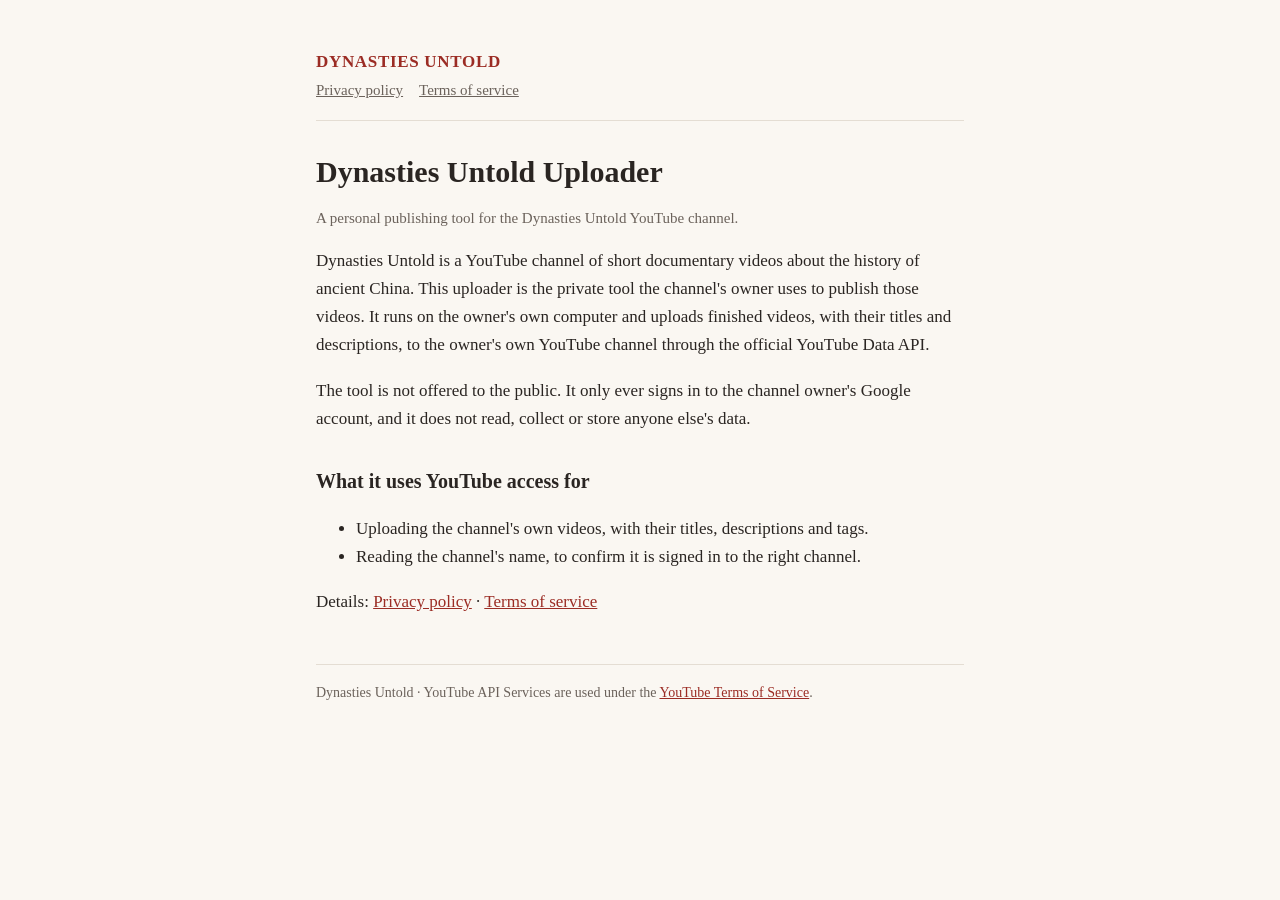
<file: index.html>
<!doctype html>
<html lang="en">
<head>
<meta charset="utf-8">
<meta name="viewport" content="width=device-width, initial-scale=1">
<title>Dynasties Untold Uploader</title>
<meta name="description" content="A personal tool that publishes Dynasties Untold history videos to its own YouTube channel.">
<!-- google-site-verification -->
<link rel="stylesheet" href="style.css">
</head>
<body>
<main>
  <header>
    <a class="home" href="./">DYNASTIES UNTOLD</a>
    <nav><a href="privacy.html">Privacy policy</a><a href="terms.html">Terms of service</a></nav>
  </header>

  <h1>Dynasties Untold Uploader</h1>
  <p class="meta">A personal publishing tool for the Dynasties Untold YouTube channel.</p>

  <p>Dynasties Untold is a YouTube channel of short documentary videos about the history of ancient China.
  This uploader is the private tool the channel's owner uses to publish those videos. It runs on the owner's
  own computer and uploads finished videos, with their titles and descriptions, to the owner's own YouTube
  channel through the official YouTube Data API.</p>

  <p>The tool is not offered to the public. It only ever signs in to the channel owner's Google account, and
  it does not read, collect or store anyone else's data.</p>

  <h2>What it uses YouTube access for</h2>
  <ul>
    <li>Uploading the channel's own videos, with their titles, descriptions and tags.</li>
    <li>Reading the channel's name, to confirm it is signed in to the right channel.</li>
  </ul>

  <p>Details: <a href="privacy.html">Privacy policy</a> · <a href="terms.html">Terms of service</a></p>

  <footer>Dynasties Untold · YouTube API Services are used under the
    <a href="https://www.youtube.com/t/terms">YouTube Terms of Service</a>.</footer>
</main>
</body>
</html>
</file>
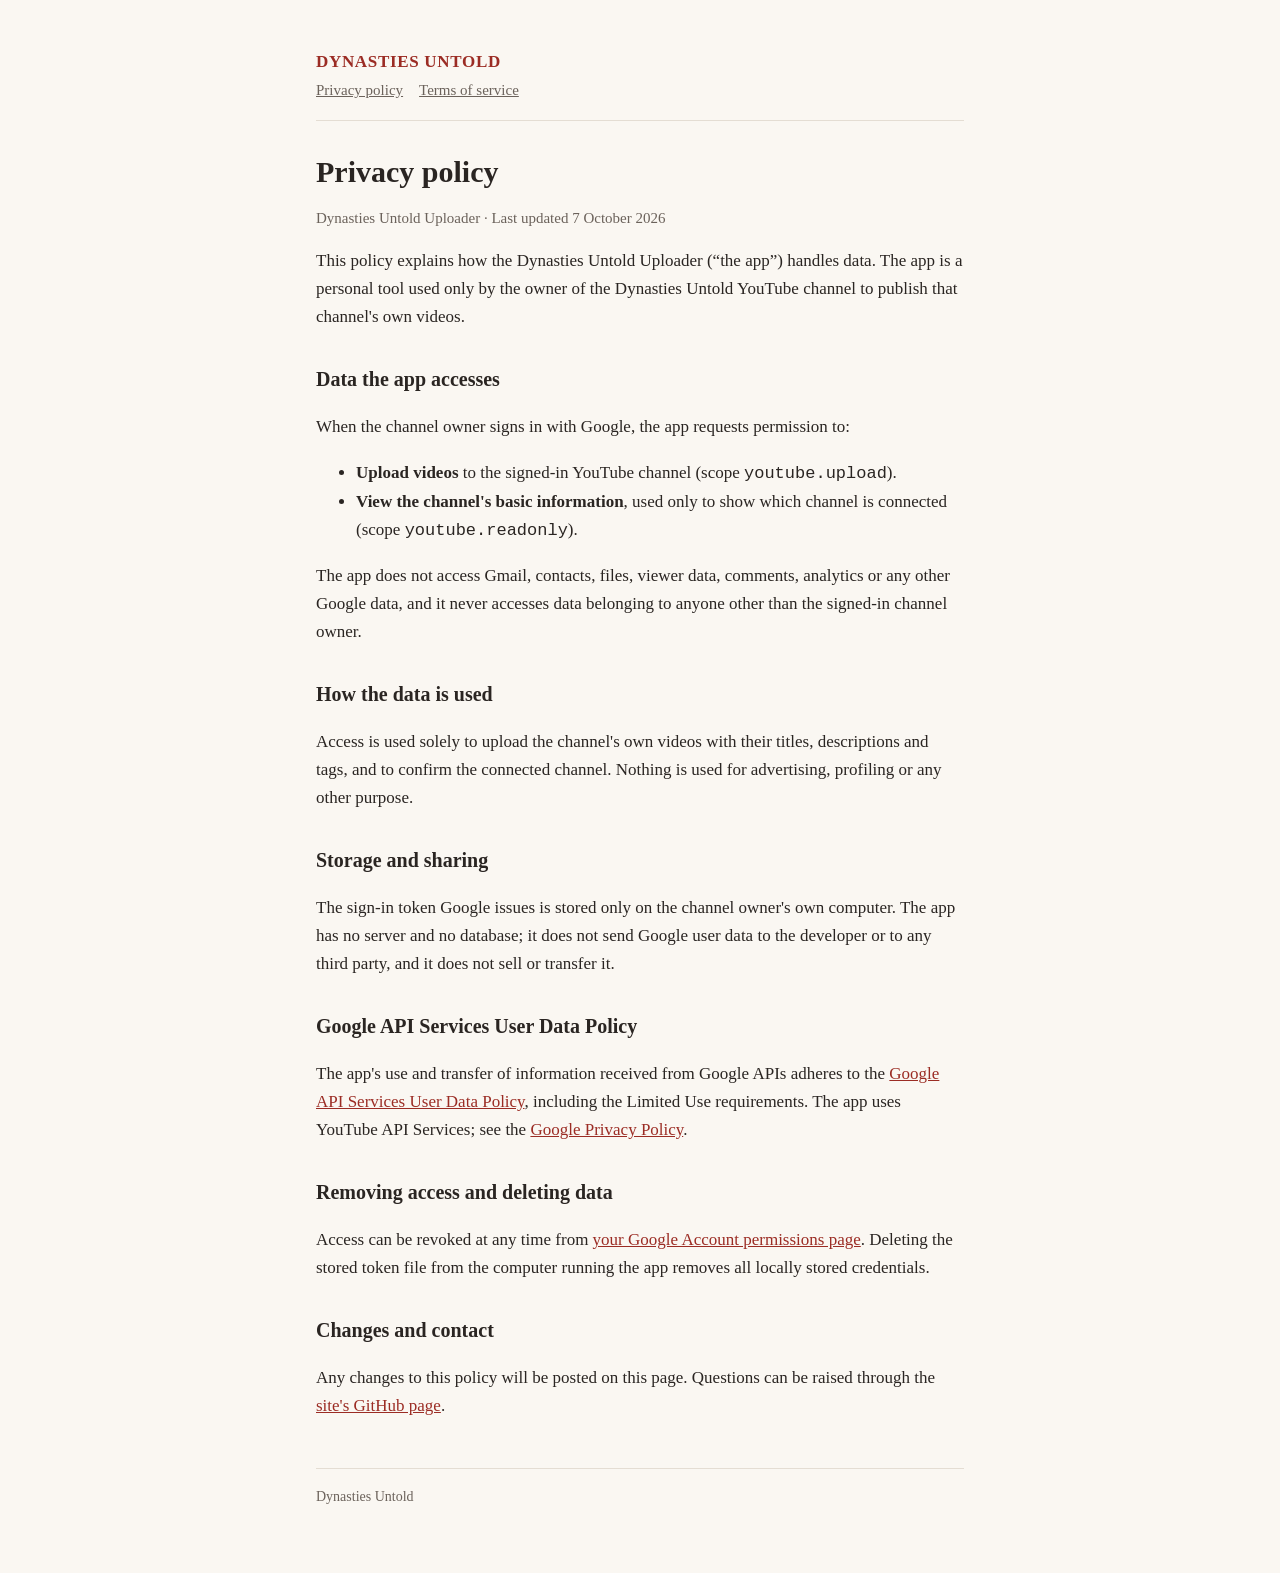
<file: privacy.html>
<!doctype html>
<html lang="en">
<head>
<meta charset="utf-8">
<meta name="viewport" content="width=device-width, initial-scale=1">
<title>Uploader Privacy Policy</title>
<meta name="description" content="Privacy policy for the Dynasties Untold Uploader.">
<link rel="stylesheet" href="style.css">
</head>
<body>
<main>
  <header>
    <a class="home" href="./">DYNASTIES UNTOLD</a>
    <nav><a href="privacy.html">Privacy policy</a><a href="terms.html">Terms of service</a></nav>
  </header>

  <h1>Privacy policy</h1>
  <p class="meta">Dynasties Untold Uploader · Last updated 7 October 2026</p>

  <p>This policy explains how the Dynasties Untold Uploader (“the app”) handles data. The app is a personal
  tool used only by the owner of the Dynasties Untold YouTube channel to publish that channel's own videos.</p>

  <h2>Data the app accesses</h2>
  <p>When the channel owner signs in with Google, the app requests permission to:</p>
  <ul>
    <li><strong>Upload videos</strong> to the signed-in YouTube channel (scope <code>youtube.upload</code>).</li>
    <li><strong>View the channel's basic information</strong>, used only to show which channel is connected
      (scope <code>youtube.readonly</code>).</li>
  </ul>
  <p>The app does not access Gmail, contacts, files, viewer data, comments, analytics or any other Google
  data, and it never accesses data belonging to anyone other than the signed-in channel owner.</p>

  <h2>How the data is used</h2>
  <p>Access is used solely to upload the channel's own videos with their titles, descriptions and tags, and
  to confirm the connected channel. Nothing is used for advertising, profiling or any other purpose.</p>

  <h2>Storage and sharing</h2>
  <p>The sign-in token Google issues is stored only on the channel owner's own computer. The app has no
  server and no database; it does not send Google user data to the developer or to any third party, and it
  does not sell or transfer it.</p>

  <h2>Google API Services User Data Policy</h2>
  <p>The app's use and transfer of information received from Google APIs adheres to the
  <a href="https://developers.google.com/terms/api-services-user-data-policy">Google API Services User Data
  Policy</a>, including the Limited Use requirements. The app uses YouTube API Services; see the
  <a href="https://policies.google.com/privacy">Google Privacy Policy</a>.</p>

  <h2>Removing access and deleting data</h2>
  <p>Access can be revoked at any time from
  <a href="https://myaccount.google.com/permissions">your Google Account permissions page</a>. Deleting the
  stored token file from the computer running the app removes all locally stored credentials.</p>

  <h2>Changes and contact</h2>
  <p>Any changes to this policy will be posted on this page. Questions can be raised through the
  <a href="https://github.com/dillonreynolds547-art/dillonreynolds547-art.github.io/issues">site's GitHub
  page</a>.</p>

  <footer>Dynasties Untold</footer>
</main>
</body>
</html>
</file>
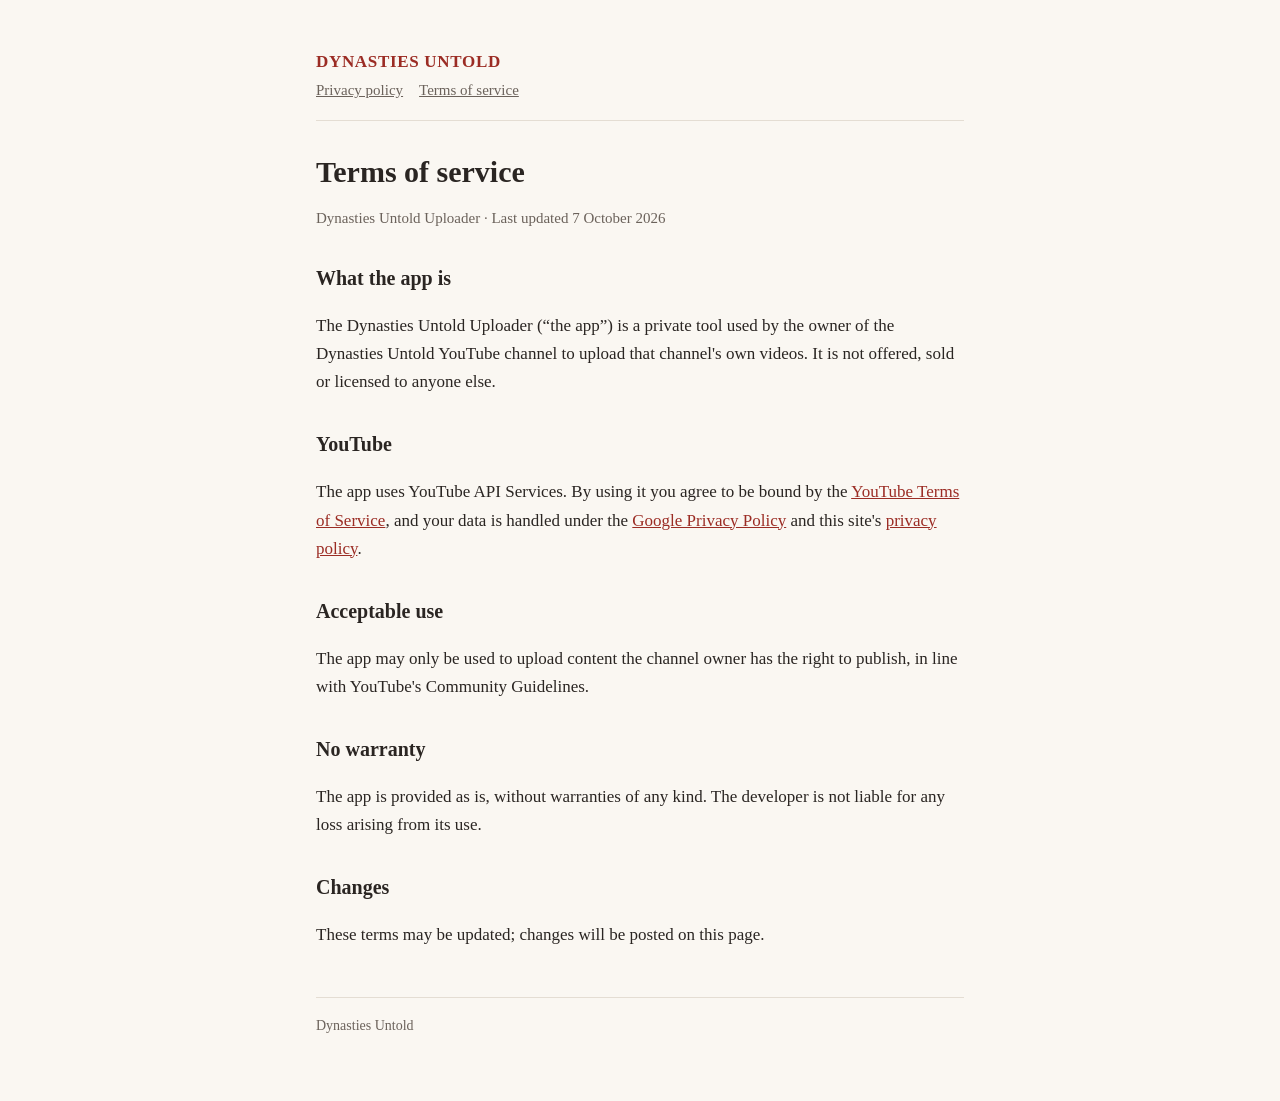
<file: terms.html>
<!doctype html>
<html lang="en">
<head>
<meta charset="utf-8">
<meta name="viewport" content="width=device-width, initial-scale=1">
<title>Uploader Terms of Service</title>
<meta name="description" content="Terms of service for the Dynasties Untold Uploader.">
<link rel="stylesheet" href="style.css">
</head>
<body>
<main>
  <header>
    <a class="home" href="./">DYNASTIES UNTOLD</a>
    <nav><a href="privacy.html">Privacy policy</a><a href="terms.html">Terms of service</a></nav>
  </header>

  <h1>Terms of service</h1>
  <p class="meta">Dynasties Untold Uploader · Last updated 7 October 2026</p>

  <h2>What the app is</h2>
  <p>The Dynasties Untold Uploader (“the app”) is a private tool used by the owner of the Dynasties Untold
  YouTube channel to upload that channel's own videos. It is not offered, sold or licensed to anyone else.</p>

  <h2>YouTube</h2>
  <p>The app uses YouTube API Services. By using it you agree to be bound by the
  <a href="https://www.youtube.com/t/terms">YouTube Terms of Service</a>, and your data is handled under the
  <a href="https://policies.google.com/privacy">Google Privacy Policy</a> and this site's
  <a href="privacy.html">privacy policy</a>.</p>

  <h2>Acceptable use</h2>
  <p>The app may only be used to upload content the channel owner has the right to publish, in line with
  YouTube's Community Guidelines.</p>

  <h2>No warranty</h2>
  <p>The app is provided as is, without warranties of any kind. The developer is not liable for any loss
  arising from its use.</p>

  <h2>Changes</h2>
  <p>These terms may be updated; changes will be posted on this page.</p>

  <footer>Dynasties Untold</footer>
</main>
</body>
</html>
</file>
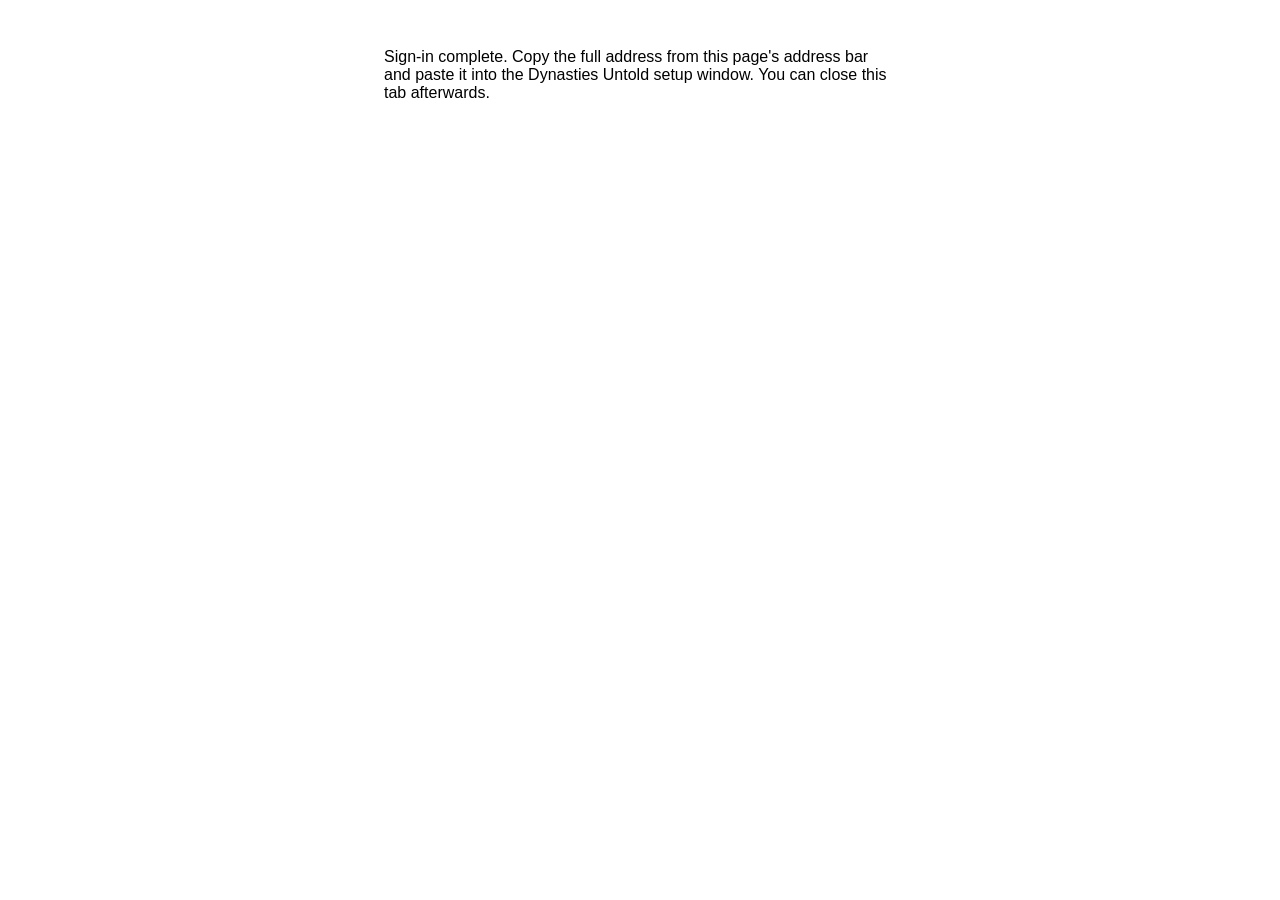
<file: tiktok-callback.html>
<!doctype html><meta charset="utf-8"><title>TikTok sign-in</title>
<p style="font-family:sans-serif;max-width:32rem;margin:3rem auto">Sign-in complete. Copy the full address from this page's address bar and paste it into the Dynasties Untold setup window. You can close this tab afterwards.</p>
</file>
<file: style.css>
:root {
  --bg: #faf7f2;
  --text: #2a2522;
  --muted: #6b625b;
  --accent: #9b2c24;
  --line: #e4ddd3;
}
@media (prefers-color-scheme: dark) {
  :root { --bg: #1b1817; --text: #ece6df; --muted: #a59c93; --accent: #e07a6e; --line: #3a3431; }
}
* { box-sizing: border-box; }
body {
  margin: 0;
  background: var(--bg);
  color: var(--text);
  font: 17px/1.65 Georgia, "Times New Roman", serif;
}
main { max-width: 680px; margin: 0 auto; padding: 48px 16px 64px; }
header { border-bottom: 1px solid var(--line); margin-bottom: 32px; padding-bottom: 16px; }
header a.home { color: var(--accent); text-decoration: none; font-weight: bold; letter-spacing: 0.04em; }
nav a { color: var(--muted); margin-right: 16px; font-size: 15px; }
h1 { font-size: 30px; line-height: 1.25; margin: 24px 0 8px; }
h2 { font-size: 20px; margin-top: 32px; }
a { color: var(--accent); }
.meta { color: var(--muted); font-size: 15px; }
footer { border-top: 1px solid var(--line); margin-top: 48px; padding-top: 16px; color: var(--muted); font-size: 14px; }
</file>
